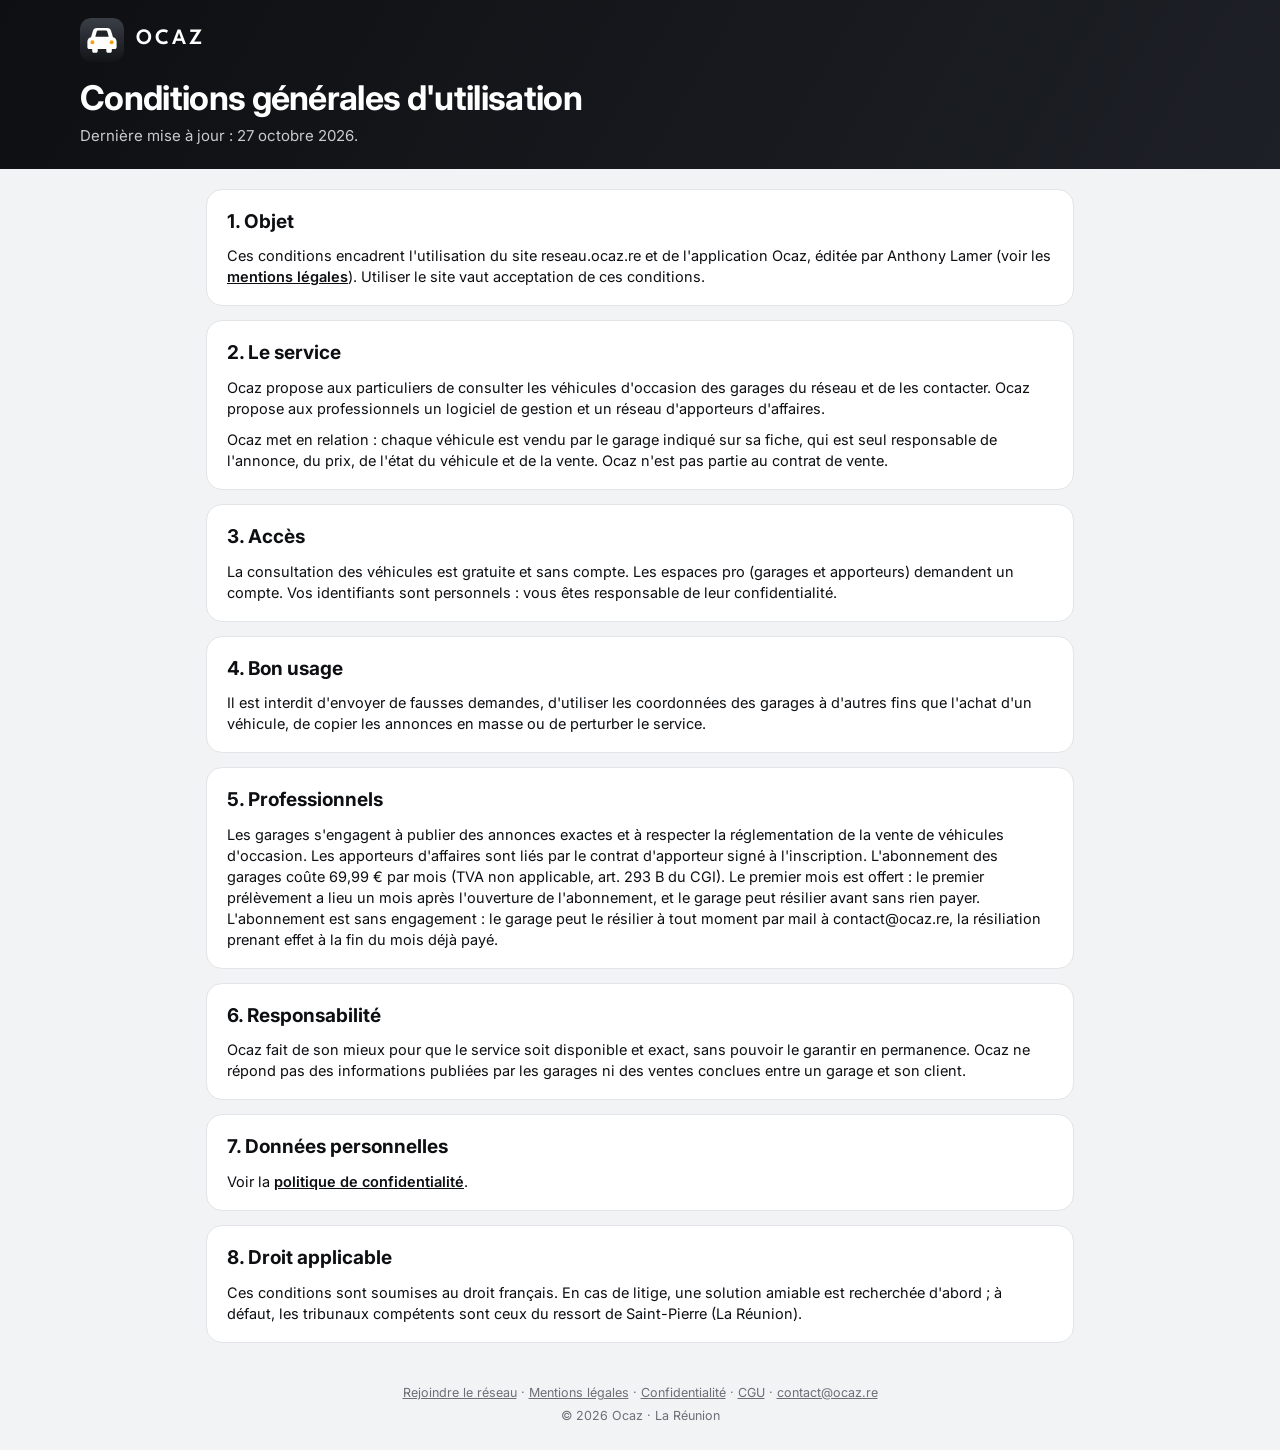
<file: cgu.html>
<!doctype html>
<html lang="fr">
<head>
<meta charset="utf-8">
<meta name="viewport" content="width=device-width, initial-scale=1, viewport-fit=cover">
<title>Ocaz | Conditions générales d'utilisation</title>
<meta name="description" content="Conditions générales d'utilisation du site reseau.ocaz.re et de l'application Ocaz.">
<link rel="canonical" href="https://reseau.ocaz.re/cgu">
<meta property="og:title" content="Ocaz | Conditions générales d'utilisation">
<meta property="og:description" content="Conditions générales d'utilisation du site reseau.ocaz.re et de l'application Ocaz.">
<meta property="og:url" content="https://reseau.ocaz.re/cgu">
<meta property="og:type" content="website">
<meta property="og:image" content="https://reseau.ocaz.re/icon-512.png">
<meta name="theme-color" content="#0d0f12">
<link rel="icon" href="logo.svg" type="image/svg+xml">
<link rel="preconnect" href="https://fonts.googleapis.com">
<link href="https://fonts.googleapis.com/css2?family=Inter:wght@400;500;600;700;800&display=swap" rel="stylesheet">
<link rel="stylesheet" href="vitrine.css">
<link rel="stylesheet" href="marque.css">
<link rel="stylesheet" href="pages.css">
</head>
<body>
<header>
  <div class="tete"><a class="marque" href="reseau"><img src="logo.svg" alt=""><b class="ocaz-marque">OCAZ</b></a></div>
  <div class="accroche"><h1>Conditions générales d'utilisation</h1><p>Dernière mise à jour : 27 octobre 2026.</p></div>
</header>
<main class="texte">
<section class="bloc"><h2>1. Objet</h2>
<p>Ces conditions encadrent l'utilisation du site reseau.ocaz.re et de l'application Ocaz, éditée par Anthony Lamer (voir les <a href="mentions-legales">mentions légales</a>). Utiliser le site vaut acceptation de ces conditions.</p></section>
<section class="bloc"><h2>2. Le service</h2>
<p>Ocaz propose aux particuliers de consulter les véhicules d'occasion des garages du réseau et de les contacter. Ocaz propose aux professionnels un logiciel de gestion et un réseau d'apporteurs d'affaires.</p>
<p>Ocaz met en relation : chaque véhicule est vendu par le garage indiqué sur sa fiche, qui est seul responsable de l'annonce, du prix, de l'état du véhicule et de la vente. Ocaz n'est pas partie au contrat de vente.</p></section>
<section class="bloc"><h2>3. Accès</h2>
<p>La consultation des véhicules est gratuite et sans compte. Les espaces pro (garages et apporteurs) demandent un compte. Vos identifiants sont personnels : vous êtes responsable de leur confidentialité.</p></section>
<section class="bloc"><h2>4. Bon usage</h2>
<p>Il est interdit d'envoyer de fausses demandes, d'utiliser les coordonnées des garages à d'autres fins que l'achat d'un véhicule, de copier les annonces en masse ou de perturber le service.</p></section>
<section class="bloc"><h2>5. Professionnels</h2>
<p>Les garages s'engagent à publier des annonces exactes et à respecter la réglementation de la vente de véhicules d'occasion. Les apporteurs d'affaires sont liés par le contrat d'apporteur signé à l'inscription. L'abonnement des garages coûte 69,99 € par mois (TVA non applicable, art. 293 B du CGI). Le premier mois est offert : le premier prélèvement a lieu un mois après l'ouverture de l'abonnement, et le garage peut résilier avant sans rien payer. L'abonnement est sans engagement : le garage peut le résilier à tout moment par mail à contact@ocaz.re, la résiliation prenant effet à la fin du mois déjà payé.</p></section>
<section class="bloc"><h2>6. Responsabilité</h2>
<p>Ocaz fait de son mieux pour que le service soit disponible et exact, sans pouvoir le garantir en permanence. Ocaz ne répond pas des informations publiées par les garages ni des ventes conclues entre un garage et son client.</p></section>
<section class="bloc"><h2>7. Données personnelles</h2>
<p>Voir la <a href="confidentialite">politique de confidentialité</a>.</p></section>
<section class="bloc"><h2>8. Droit applicable</h2>
<p>Ces conditions sont soumises au droit français. En cas de litige, une solution amiable est recherchée d'abord ; à défaut, les tribunaux compétents sont ceux du ressort de Saint-Pierre (La Réunion).</p></section>
</main>
<footer class="pied-legal"><nav aria-label="Informations"><a href="rejoindre">Rejoindre le réseau</a> · <a href="mentions-legales">Mentions légales</a> · <a href="confidentialite">Confidentialité</a> · <a href="cgu">CGU</a> · <a href="mailto:contact@ocaz.re">contact@ocaz.re</a></nav>
<p>© 2026 Ocaz · La Réunion</p></footer>
</body>
</html>
</file>
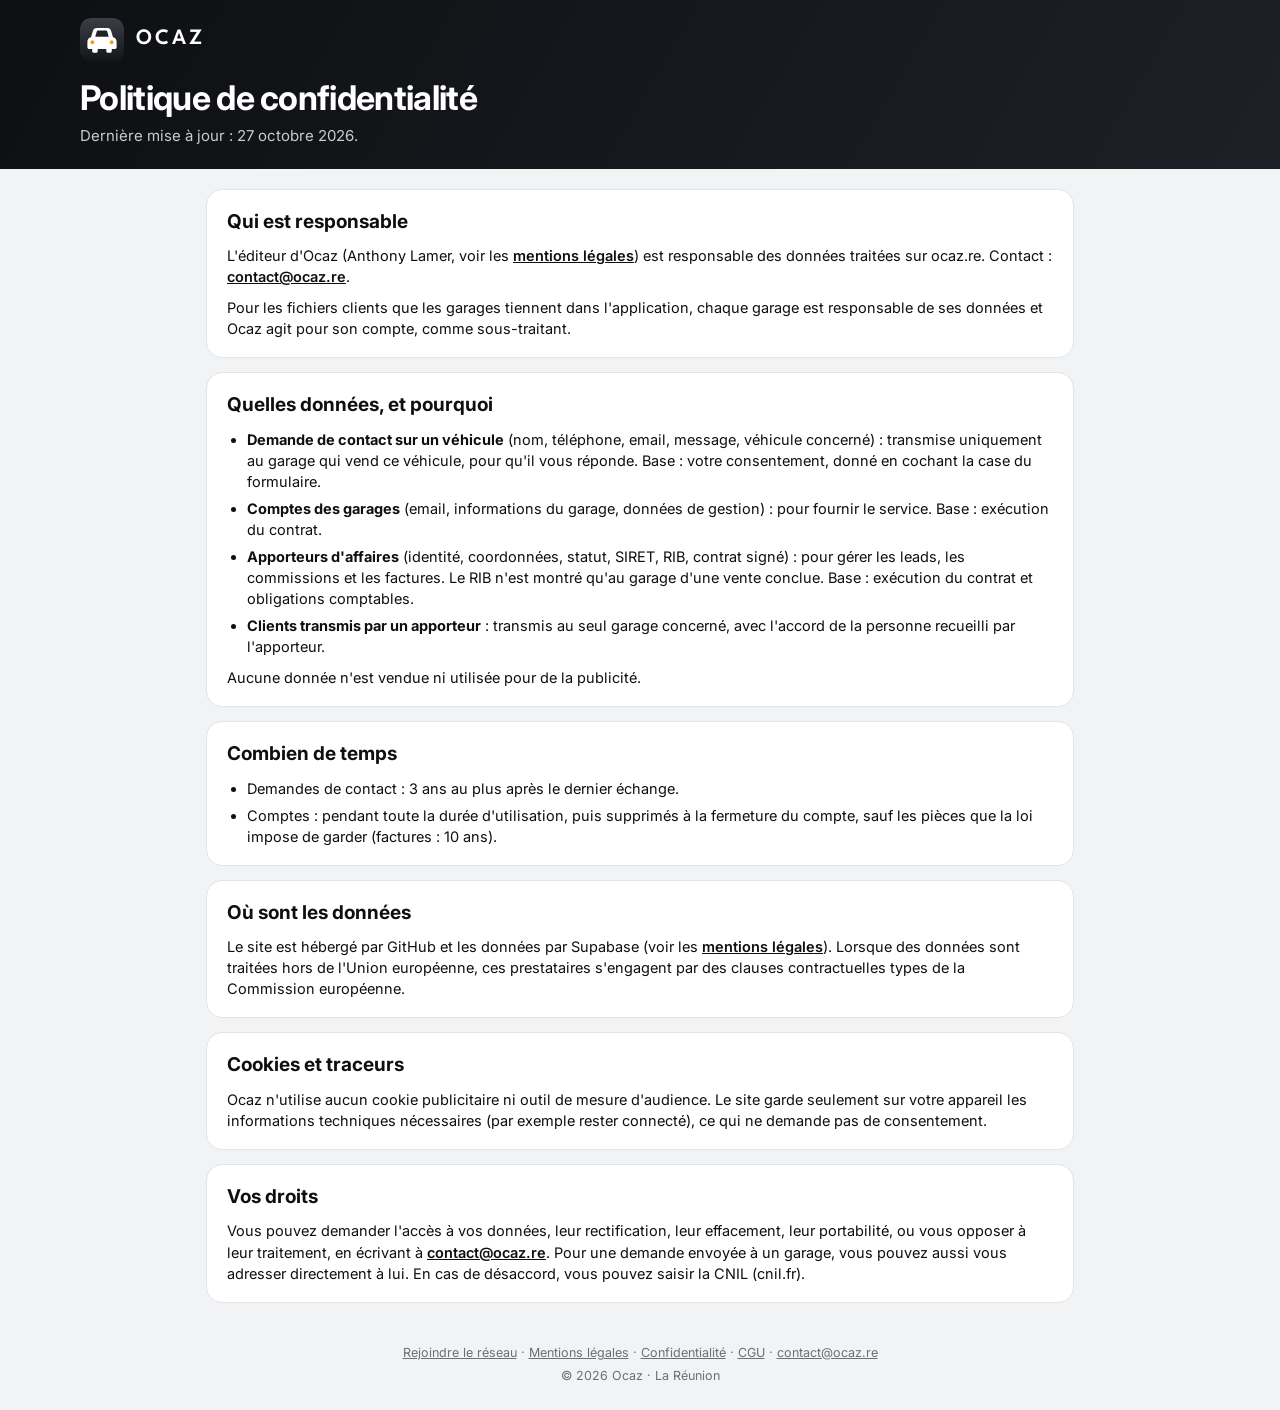
<file: confidentialite.html>
<!doctype html>
<html lang="fr">
<head>
<meta charset="utf-8">
<meta name="viewport" content="width=device-width, initial-scale=1, viewport-fit=cover">
<title>Ocaz | Politique de confidentialité</title>
<meta name="description" content="Comment Ocaz collecte et protège vos données personnelles : demandes de contact, comptes professionnels, apporteurs d'affaires.">
<link rel="canonical" href="https://reseau.ocaz.re/confidentialite">
<meta property="og:title" content="Ocaz | Politique de confidentialité">
<meta property="og:description" content="Comment Ocaz collecte et protège vos données personnelles : demandes de contact, comptes professionnels, apporteurs d'affaires.">
<meta property="og:url" content="https://reseau.ocaz.re/confidentialite">
<meta property="og:type" content="website">
<meta property="og:image" content="https://reseau.ocaz.re/icon-512.png">
<meta name="theme-color" content="#0d0f12">
<link rel="icon" href="logo.svg" type="image/svg+xml">
<link rel="preconnect" href="https://fonts.googleapis.com">
<link href="https://fonts.googleapis.com/css2?family=Inter:wght@400;500;600;700;800&display=swap" rel="stylesheet">
<link rel="stylesheet" href="vitrine.css">
<link rel="stylesheet" href="marque.css">
<link rel="stylesheet" href="pages.css">
</head>
<body>
<header>
  <div class="tete"><a class="marque" href="reseau"><img src="logo.svg" alt=""><b class="ocaz-marque">OCAZ</b></a></div>
  <div class="accroche"><h1>Politique de confidentialité</h1><p>Dernière mise à jour : 27 octobre 2026.</p></div>
</header>
<main class="texte">
<section class="bloc"><h2>Qui est responsable</h2>
<p>L'éditeur d'Ocaz (Anthony Lamer, voir les <a href="mentions-legales">mentions légales</a>) est responsable des données traitées sur ocaz.re. Contact : <a href="mailto:contact@ocaz.re">contact@ocaz.re</a>.</p>
<p>Pour les fichiers clients que les garages tiennent dans l'application, chaque garage est responsable de ses données et Ocaz agit pour son compte, comme sous-traitant.</p></section>
<section class="bloc"><h2>Quelles données, et pourquoi</h2>
<ul>
<li><b>Demande de contact sur un véhicule</b> (nom, téléphone, email, message, véhicule concerné) : transmise uniquement au garage qui vend ce véhicule, pour qu'il vous réponde. Base : votre consentement, donné en cochant la case du formulaire.</li>
<li><b>Comptes des garages</b> (email, informations du garage, données de gestion) : pour fournir le service. Base : exécution du contrat.</li>
<li><b>Apporteurs d'affaires</b> (identité, coordonnées, statut, SIRET, RIB, contrat signé) : pour gérer les leads, les commissions et les factures. Le RIB n'est montré qu'au garage d'une vente conclue. Base : exécution du contrat et obligations comptables.</li>
<li><b>Clients transmis par un apporteur</b> : transmis au seul garage concerné, avec l'accord de la personne recueilli par l'apporteur.</li>
</ul>
<p>Aucune donnée n'est vendue ni utilisée pour de la publicité.</p></section>
<section class="bloc"><h2>Combien de temps</h2>
<ul><li>Demandes de contact : 3 ans au plus après le dernier échange.</li>
<li>Comptes : pendant toute la durée d'utilisation, puis supprimés à la fermeture du compte, sauf les pièces que la loi impose de garder (factures : 10 ans).</li></ul></section>
<section class="bloc"><h2>Où sont les données</h2>
<p>Le site est hébergé par GitHub et les données par Supabase (voir les <a href="mentions-legales">mentions légales</a>). Lorsque des données sont traitées hors de l'Union européenne, ces prestataires s'engagent par des clauses contractuelles types de la Commission européenne.</p></section>
<section class="bloc"><h2>Cookies et traceurs</h2>
<p>Ocaz n'utilise aucun cookie publicitaire ni outil de mesure d'audience. Le site garde seulement sur votre appareil les informations techniques nécessaires (par exemple rester connecté), ce qui ne demande pas de consentement.</p></section>
<section class="bloc"><h2>Vos droits</h2>
<p>Vous pouvez demander l'accès à vos données, leur rectification, leur effacement, leur portabilité, ou vous opposer à leur traitement, en écrivant à <a href="mailto:contact@ocaz.re">contact@ocaz.re</a>. Pour une demande envoyée à un garage, vous pouvez aussi vous adresser directement à lui. En cas de désaccord, vous pouvez saisir la CNIL (cnil.fr).</p></section>
</main>
<footer class="pied-legal"><nav aria-label="Informations"><a href="rejoindre">Rejoindre le réseau</a> · <a href="mentions-legales">Mentions légales</a> · <a href="confidentialite">Confidentialité</a> · <a href="cgu">CGU</a> · <a href="mailto:contact@ocaz.re">contact@ocaz.re</a></nav>
<p>© 2026 Ocaz · La Réunion</p></footer>
</body>
</html>
</file>
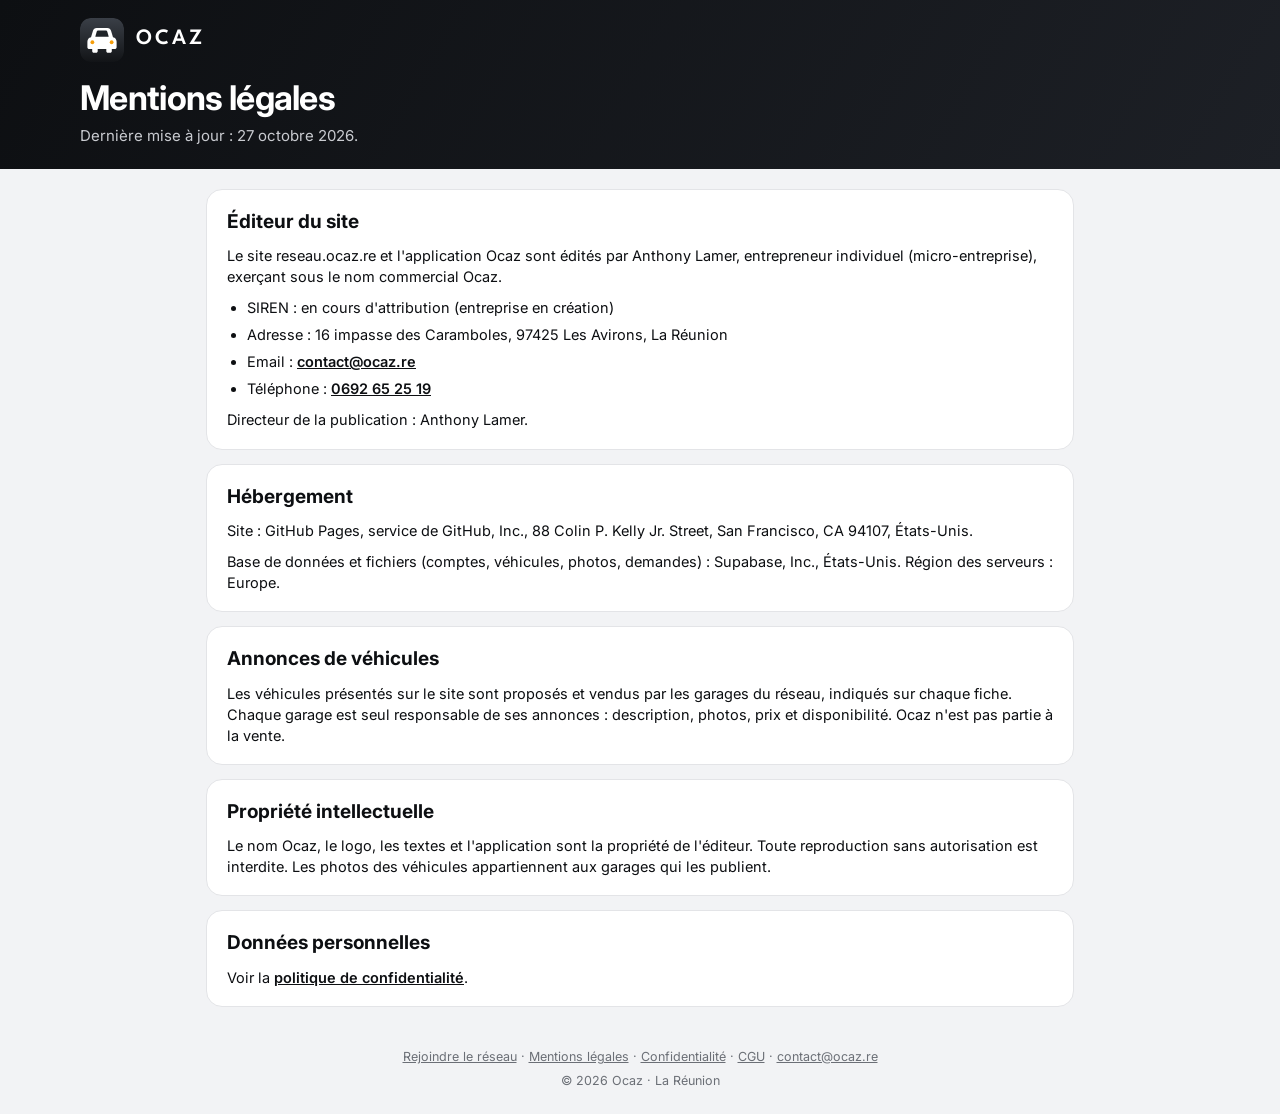
<file: mentions-legales.html>
<!doctype html>
<html lang="fr">
<head>
<meta charset="utf-8">
<meta name="viewport" content="width=device-width, initial-scale=1, viewport-fit=cover">
<title>Ocaz | Mentions légales</title>
<meta name="description" content="Mentions légales du site reseau.ocaz.re : éditeur, hébergement, propriété intellectuelle.">
<link rel="canonical" href="https://reseau.ocaz.re/mentions-legales">
<meta property="og:title" content="Ocaz | Mentions légales">
<meta property="og:description" content="Mentions légales du site reseau.ocaz.re : éditeur, hébergement, propriété intellectuelle.">
<meta property="og:url" content="https://reseau.ocaz.re/mentions-legales">
<meta property="og:type" content="website">
<meta property="og:image" content="https://reseau.ocaz.re/icon-512.png">
<meta name="theme-color" content="#0d0f12">
<link rel="icon" href="logo.svg" type="image/svg+xml">
<link rel="preconnect" href="https://fonts.googleapis.com">
<link href="https://fonts.googleapis.com/css2?family=Inter:wght@400;500;600;700;800&display=swap" rel="stylesheet">
<link rel="stylesheet" href="vitrine.css">
<link rel="stylesheet" href="marque.css">
<link rel="stylesheet" href="pages.css">
</head>
<body>
<header>
  <div class="tete"><a class="marque" href="reseau"><img src="logo.svg" alt=""><b class="ocaz-marque">OCAZ</b></a></div>
  <div class="accroche"><h1>Mentions légales</h1><p>Dernière mise à jour : 27 octobre 2026.</p></div>
</header>
<main class="texte">
<section class="bloc"><h2>Éditeur du site</h2>
<p>Le site reseau.ocaz.re et l'application Ocaz sont édités par Anthony Lamer, entrepreneur individuel (micro-entreprise), exerçant sous le nom commercial Ocaz.</p>
<ul><li>SIREN : en cours d'attribution (entreprise en création)</li><li>Adresse : 16 impasse des Caramboles, 97425 Les Avirons, La Réunion</li>
<li>Email : <a href="mailto:contact@ocaz.re">contact@ocaz.re</a></li><li>Téléphone : <a href="tel:+262692652519">0692 65 25 19</a></li></ul>
<p>Directeur de la publication : Anthony Lamer.</p></section>
<section class="bloc"><h2>Hébergement</h2>
<p>Site : GitHub Pages, service de GitHub, Inc., 88 Colin P. Kelly Jr. Street, San Francisco, CA 94107, États-Unis.</p>
<p>Base de données et fichiers (comptes, véhicules, photos, demandes) : Supabase, Inc., États-Unis. Région des serveurs : Europe.</p></section>
<section class="bloc"><h2>Annonces de véhicules</h2>
<p>Les véhicules présentés sur le site sont proposés et vendus par les garages du réseau, indiqués sur chaque fiche. Chaque garage est seul responsable de ses annonces : description, photos, prix et disponibilité. Ocaz n'est pas partie à la vente.</p></section>
<section class="bloc"><h2>Propriété intellectuelle</h2>
<p>Le nom Ocaz, le logo, les textes et l'application sont la propriété de l'éditeur. Toute reproduction sans autorisation est interdite. Les photos des véhicules appartiennent aux garages qui les publient.</p></section>
<section class="bloc"><h2>Données personnelles</h2>
<p>Voir la <a href="confidentialite">politique de confidentialité</a>.</p></section>
</main>
<footer class="pied-legal"><nav aria-label="Informations"><a href="rejoindre">Rejoindre le réseau</a> · <a href="mentions-legales">Mentions légales</a> · <a href="confidentialite">Confidentialité</a> · <a href="cgu">CGU</a> · <a href="mailto:contact@ocaz.re">contact@ocaz.re</a></nav>
<p>© 2026 Ocaz · La Réunion</p></footer>
</body>
</html>
</file>
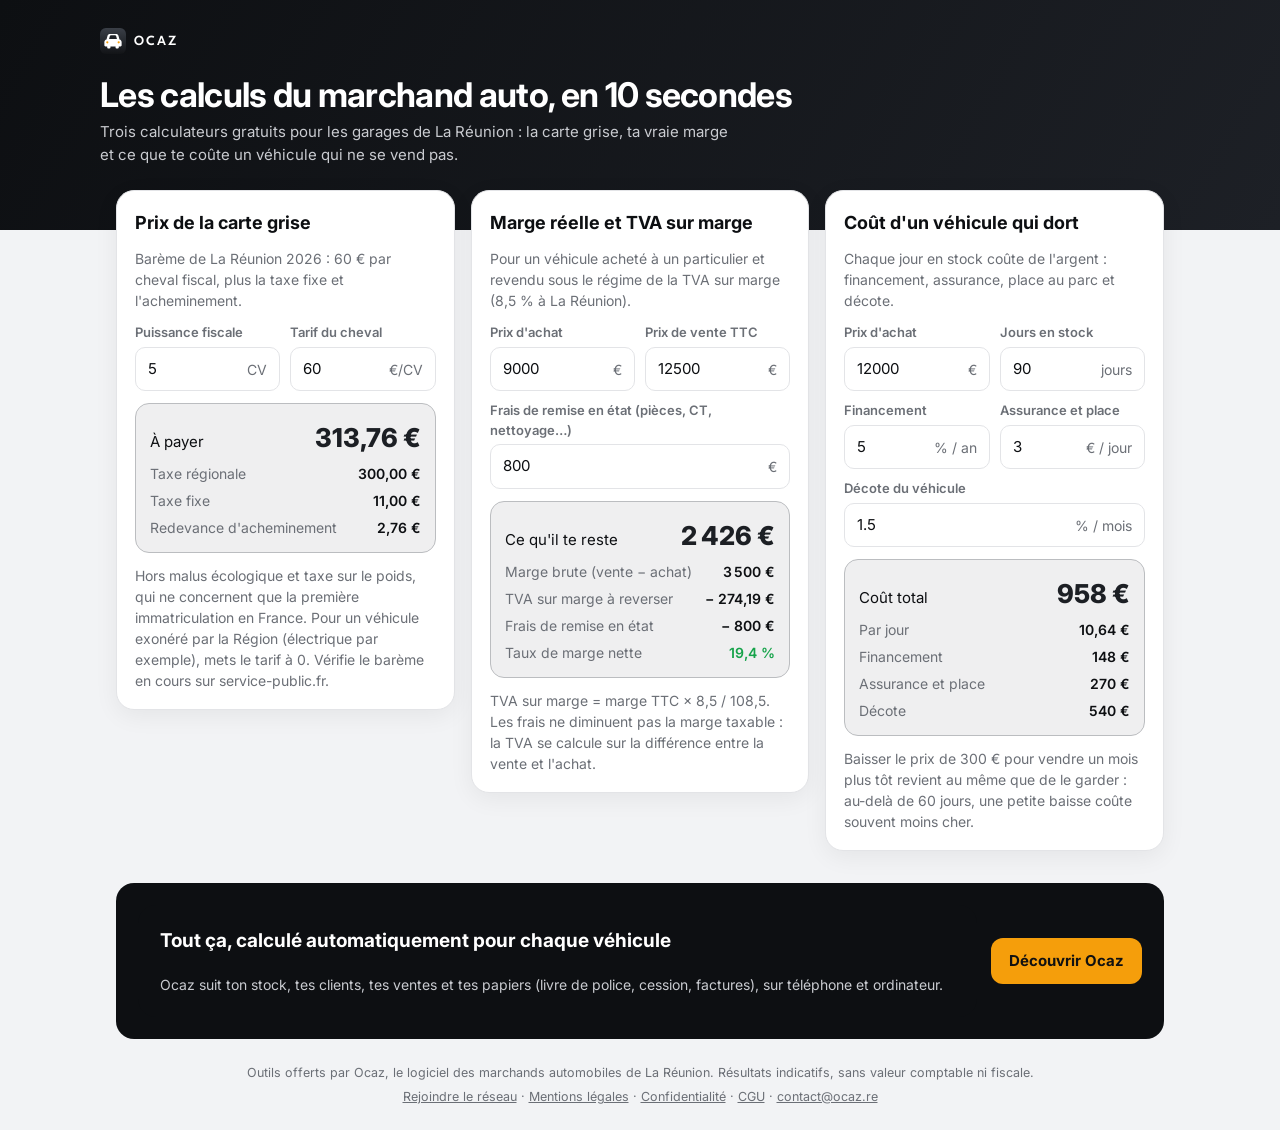
<file: outils.html>
<!doctype html>
<html lang="fr">
<head>
<meta charset="utf-8">
<meta name="viewport" content="width=device-width, initial-scale=1, viewport-fit=cover">
<title>Outils gratuits du marchand auto</title>
<meta name="description" content="Calculateurs gratuits pour les marchands automobiles de La Réunion : prix de la carte grise, marge réelle et TVA sur marge, coût d'un véhicule qui dort en stock.">
<meta name="theme-color" content="#0d0f12">
<link rel="canonical" href="https://reseau.ocaz.re/outils">
<link rel="icon" href="logo.svg" type="image/svg+xml">
<link rel="preconnect" href="https://fonts.googleapis.com">
<link href="https://fonts.googleapis.com/css2?family=Inter:wght@400;500;600;700;800&display=swap" rel="stylesheet">
<link rel="stylesheet" href="marque.css">
<style>
:root {
  --bg: #f2f3f5; --card: #fff; --text: #0d0f12; --muted: #6b6f76; --line: #e3e4e7;
  --primary: #1c1f24; --on-primary: #fff; --accent: #f59e0b; --green: #16a34a; --red: #dc2626; --navy: #0d0f12;
}
@media (prefers-color-scheme: dark) {
  :root { --bg: #0d0f12; --card: #17191d; --text: #e6e7ea; --muted: #9a9ea6; --line: #2a2d33; --primary: #f59e0b; --on-primary: #111; --green: #22c55e; --red: #f87171; }
}
* { box-sizing: border-box; }
body { margin: 0; background: var(--bg); color: var(--text); font: 15px/1.5 Inter, -apple-system, "Segoe UI", Roboto, sans-serif; -webkit-font-smoothing: antialiased; }
a { color: var(--primary); }
input, select, button { font: inherit; color: inherit; }
header { background: linear-gradient(120deg, var(--navy), #1d2026); color: #fff; padding: calc(28px + env(safe-area-inset-top)) 16px 64px; }
.tete { max-width: 1080px; margin: 0 auto; }
.marque { display: inline-flex; align-items: center; gap: 8px; font-weight: 800; letter-spacing: .02em; color: #fff; text-decoration: none; font-size: 14px; }
.marque img { width: 26px; height: 26px; }
h1 { margin: 14px 0 6px; font-size: clamp(24px, 4vw, 34px); letter-spacing: -.02em; line-height: 1.2; }
header p { margin: 0; color: #c9cbd0; max-width: 640px; }
main { max-width: 1080px; margin: -40px auto 0; padding: 0 16px 24px; display: grid; gap: 16px; grid-template-columns: repeat(auto-fit, minmax(310px, 1fr)); align-items: start; }
.outil { background: var(--card); border: 1px solid var(--line); border-radius: 18px; padding: 18px; box-shadow: 0 6px 24px rgba(0, 0, 0, .06); display: grid; gap: 12px; }
.outil h2 { margin: 0; font-size: 18px; }
.outil > p { margin: 0; color: var(--muted); font-size: 14px; }
.champs { display: grid; grid-template-columns: 1fr 1fr; gap: 10px; }
.champ { display: grid; gap: 4px; min-width: 0; }
.champ.plein { grid-column: 1 / -1; }
label { font-size: 13px; font-weight: 600; color: var(--muted); }
.saisie { display: flex; align-items: center; border: 1px solid var(--line); border-radius: 10px; background: var(--card); overflow: hidden; }
.saisie:focus-within { border-color: var(--primary); box-shadow: 0 0 0 3px color-mix(in srgb, var(--primary) 18%, transparent); }
.saisie input, .saisie select { flex: 1; min-width: 0; border: 0; background: transparent; padding: 10px 12px; outline: none; }
.saisie span { padding: 0 12px 0 0; color: var(--muted); font-size: 14px; }
.resultat { border-radius: 14px; background: color-mix(in srgb, var(--primary) 7%, var(--card)); border: 1px solid color-mix(in srgb, var(--primary) 20%, var(--line)); padding: 14px; display: grid; gap: 6px; }
.total { display: flex; justify-content: space-between; align-items: baseline; gap: 10px; }
.total strong { font-size: 26px; font-weight: 800; color: var(--primary); }
.ligne { display: flex; justify-content: space-between; gap: 10px; font-size: 14px; color: var(--muted); }
.ligne b { color: var(--text); font-weight: 600; white-space: nowrap; }
.bon { color: var(--green) !important; }
.mauvais { color: var(--red) !important; }
.note { font-size: 12.5px; color: var(--muted); margin: 0; }
.cta { max-width: 1080px; margin: 8px auto 0; padding: 0 16px; }
.cta div { background: var(--navy); color: #fff; border-radius: 18px; padding: 22px; display: flex; flex-wrap: wrap; gap: 14px; align-items: center; }
.cta h2 { margin: 0 0 4px; font-size: 19px; }
.cta p { margin: 0; color: #c9cbd0; font-size: 14px; }
.cta .texte { flex: 1 1 320px; }
.bouton { display: inline-flex; align-items: center; padding: 12px 18px; border-radius: 12px; background: var(--accent); color: #111; font-weight: 700; text-decoration: none; }
footer { text-align: center; color: var(--muted); font-size: 12.5px; padding: 24px 16px calc(24px + env(safe-area-inset-bottom)); }
@media (max-width: 420px) { .champs { grid-template-columns: 1fr; } }
</style>
</head>
<body>
<header><div class="tete">
  <a class="marque" href="./"><img src="logo.svg" alt=""><span class="ocaz-marque">OCAZ</span></a>
  <h1>Les calculs du marchand auto, en 10 secondes</h1>
  <p>Trois calculateurs gratuits pour les garages de La Réunion : la carte grise, ta vraie marge et ce que te coûte un véhicule qui ne se vend pas.</p>
</div></header>

<main>
  <section class="outil" id="cg">
    <h2>Prix de la carte grise</h2>
    <p>Barème de La Réunion 2026 : 60 € par cheval fiscal, plus la taxe fixe et l'acheminement.</p>
    <div class="champs">
      <div class="champ"><label for="cg-cv">Puissance fiscale</label><div class="saisie"><input id="cg-cv" type="number" inputmode="numeric" min="1" value="5"><span>CV</span></div></div>
      <div class="champ"><label for="cg-tarif">Tarif du cheval</label><div class="saisie"><input id="cg-tarif" type="number" inputmode="decimal" min="0" step="0.5" value="60"><span>€/CV</span></div></div>
    </div>
    <div class="resultat">
      <div class="total"><span>À payer</span><strong id="cg-total">—</strong></div>
      <div class="ligne"><span>Taxe régionale</span><b id="cg-region">—</b></div>
      <div class="ligne"><span>Taxe fixe</span><b>11,00 €</b></div>
      <div class="ligne"><span>Redevance d'acheminement</span><b>2,76 €</b></div>
    </div>
    <p class="note">Hors malus écologique et taxe sur le poids, qui ne concernent que la première immatriculation en France. Pour un véhicule exonéré par la Région (électrique par exemple), mets le tarif à 0. Vérifie le barème en cours sur service-public.fr.</p>
  </section>

  <section class="outil" id="mg">
    <h2>Marge réelle et TVA sur marge</h2>
    <p>Pour un véhicule acheté à un particulier et revendu sous le régime de la TVA sur marge (8,5 % à La Réunion).</p>
    <div class="champs">
      <div class="champ"><label for="mg-achat">Prix d'achat</label><div class="saisie"><input id="mg-achat" type="number" inputmode="decimal" min="0" value="9000"><span>€</span></div></div>
      <div class="champ"><label for="mg-vente">Prix de vente TTC</label><div class="saisie"><input id="mg-vente" type="number" inputmode="decimal" min="0" value="12500"><span>€</span></div></div>
      <div class="champ plein"><label for="mg-frais">Frais de remise en état (pièces, CT, nettoyage…)</label><div class="saisie"><input id="mg-frais" type="number" inputmode="decimal" min="0" value="800"><span>€</span></div></div>
    </div>
    <div class="resultat">
      <div class="total"><span>Ce qu'il te reste</span><strong id="mg-net">—</strong></div>
      <div class="ligne"><span>Marge brute (vente − achat)</span><b id="mg-brute">—</b></div>
      <div class="ligne"><span>TVA sur marge à reverser</span><b id="mg-tva">—</b></div>
      <div class="ligne"><span>Frais de remise en état</span><b id="mg-fr">—</b></div>
      <div class="ligne"><span>Taux de marge nette</span><b id="mg-taux">—</b></div>
    </div>
    <p class="note">TVA sur marge = marge TTC × 8,5 / 108,5. Les frais ne diminuent pas la marge taxable : la TVA se calcule sur la différence entre la vente et l'achat.</p>
  </section>

  <section class="outil" id="st">
    <h2>Coût d'un véhicule qui dort</h2>
    <p>Chaque jour en stock coûte de l'argent : financement, assurance, place au parc et décote.</p>
    <div class="champs">
      <div class="champ"><label for="st-achat">Prix d'achat</label><div class="saisie"><input id="st-achat" type="number" inputmode="decimal" min="0" value="12000"><span>€</span></div></div>
      <div class="champ"><label for="st-jours">Jours en stock</label><div class="saisie"><input id="st-jours" type="number" inputmode="numeric" min="0" value="90"><span>jours</span></div></div>
      <div class="champ"><label for="st-taux">Financement</label><div class="saisie"><input id="st-taux" type="number" inputmode="decimal" min="0" step="0.1" value="5"><span>% / an</span></div></div>
      <div class="champ"><label for="st-fixe">Assurance et place</label><div class="saisie"><input id="st-fixe" type="number" inputmode="decimal" min="0" step="0.5" value="3"><span>€ / jour</span></div></div>
      <div class="champ plein"><label for="st-decote">Décote du véhicule</label><div class="saisie"><input id="st-decote" type="number" inputmode="decimal" min="0" step="0.1" value="1.5"><span>% / mois</span></div></div>
    </div>
    <div class="resultat">
      <div class="total"><span>Coût total</span><strong id="st-total">—</strong></div>
      <div class="ligne"><span>Par jour</span><b id="st-jour">—</b></div>
      <div class="ligne"><span>Financement</span><b id="st-fin">—</b></div>
      <div class="ligne"><span>Assurance et place</span><b id="st-fx">—</b></div>
      <div class="ligne"><span>Décote</span><b id="st-dec">—</b></div>
    </div>
    <p class="note" id="st-conseil"></p>
  </section>
</main>

<div class="cta"><div>
  <div class="texte"><h2>Tout ça, calculé automatiquement pour chaque véhicule</h2>
    <p>Ocaz suit ton stock, tes clients, tes ventes et tes papiers (livre de police, cession, factures), sur téléphone et ordinateur.</p></div>
  <a class="bouton" href="rejoindre">Découvrir Ocaz</a>
</div></div>

<footer class="pied-legal">Outils offerts par Ocaz, le logiciel des marchands automobiles de La Réunion. Résultats indicatifs, sans valeur comptable ni fiscale.<br>
<nav aria-label="Informations"><a href="rejoindre">Rejoindre le réseau</a> · <a href="mentions-legales">Mentions légales</a> · <a href="confidentialite">Confidentialité</a> · <a href="cgu">CGU</a> · <a href="mailto:contact@ocaz.re">contact@ocaz.re</a></nav></footer>

<script>
(() => {
  const $ = s => document.querySelector(s);
  const v = id => Math.max(0, parseFloat(String($(id).value).replace(',', '.')) || 0);
  const eur = (n, dec = 0) => n.toLocaleString('fr-FR', { style: 'currency', currency: 'EUR', minimumFractionDigits: dec, maximumFractionDigits: dec });

  function carteGrise() {
    const region = Math.round(v('#cg-cv') * v('#cg-tarif') * 100) / 100;
    $('#cg-region').textContent = eur(region, 2);
    $('#cg-total').textContent = eur(region + 11 + 2.76, 2);
  }

  function marge() {
    const achat = v('#mg-achat'), vente = v('#mg-vente'), frais = v('#mg-frais');
    const brute = vente - achat;
    const tva = brute > 0 ? Math.round(brute * 8.5 / 108.5 * 100) / 100 : 0;
    const net = brute - tva - frais;
    $('#mg-brute').textContent = eur(brute);
    $('#mg-tva').textContent = '− ' + eur(tva, 2);
    $('#mg-fr').textContent = '− ' + eur(frais);
    $('#mg-net').textContent = eur(net);
    $('#mg-net').className = net < 0 ? 'mauvais' : '';
    const taux = vente ? net / vente * 100 : 0;
    $('#mg-taux').textContent = taux.toLocaleString('fr-FR', { maximumFractionDigits: 1 }) + ' %';
    $('#mg-taux').className = taux < 5 ? 'mauvais' : taux >= 10 ? 'bon' : '';
  }

  function stock() {
    const achat = v('#st-achat'), j = v('#st-jours');
    const fin = achat * v('#st-taux') / 100 * j / 365;
    const fixe = v('#st-fixe') * j;
    const dec = achat * v('#st-decote') / 100 * j / 30;
    const total = fin + fixe + dec;
    $('#st-fin').textContent = eur(fin);
    $('#st-fx').textContent = eur(fixe);
    $('#st-dec').textContent = eur(dec);
    $('#st-total').textContent = eur(total);
    $('#st-jour').textContent = eur(j ? total / j : 0, 2);
    $('#st-conseil').textContent = j > 60 && total > 0
      ? `Baisser le prix de ${eur(Math.round(total / j * 30 / 50) * 50)} pour vendre un mois plus tôt revient au même que de le garder : au-delà de 60 jours, une petite baisse coûte souvent moins cher.`
      : 'Au-delà de 60 jours en stock, une petite baisse de prix coûte souvent moins cher que d\'attendre.';
  }

  [['#cg', carteGrise], ['#mg', marge], ['#st', stock]].forEach(([s, f]) => { $(s).addEventListener('input', f); f(); });
})();
</script>
</body>
</html>
</file>
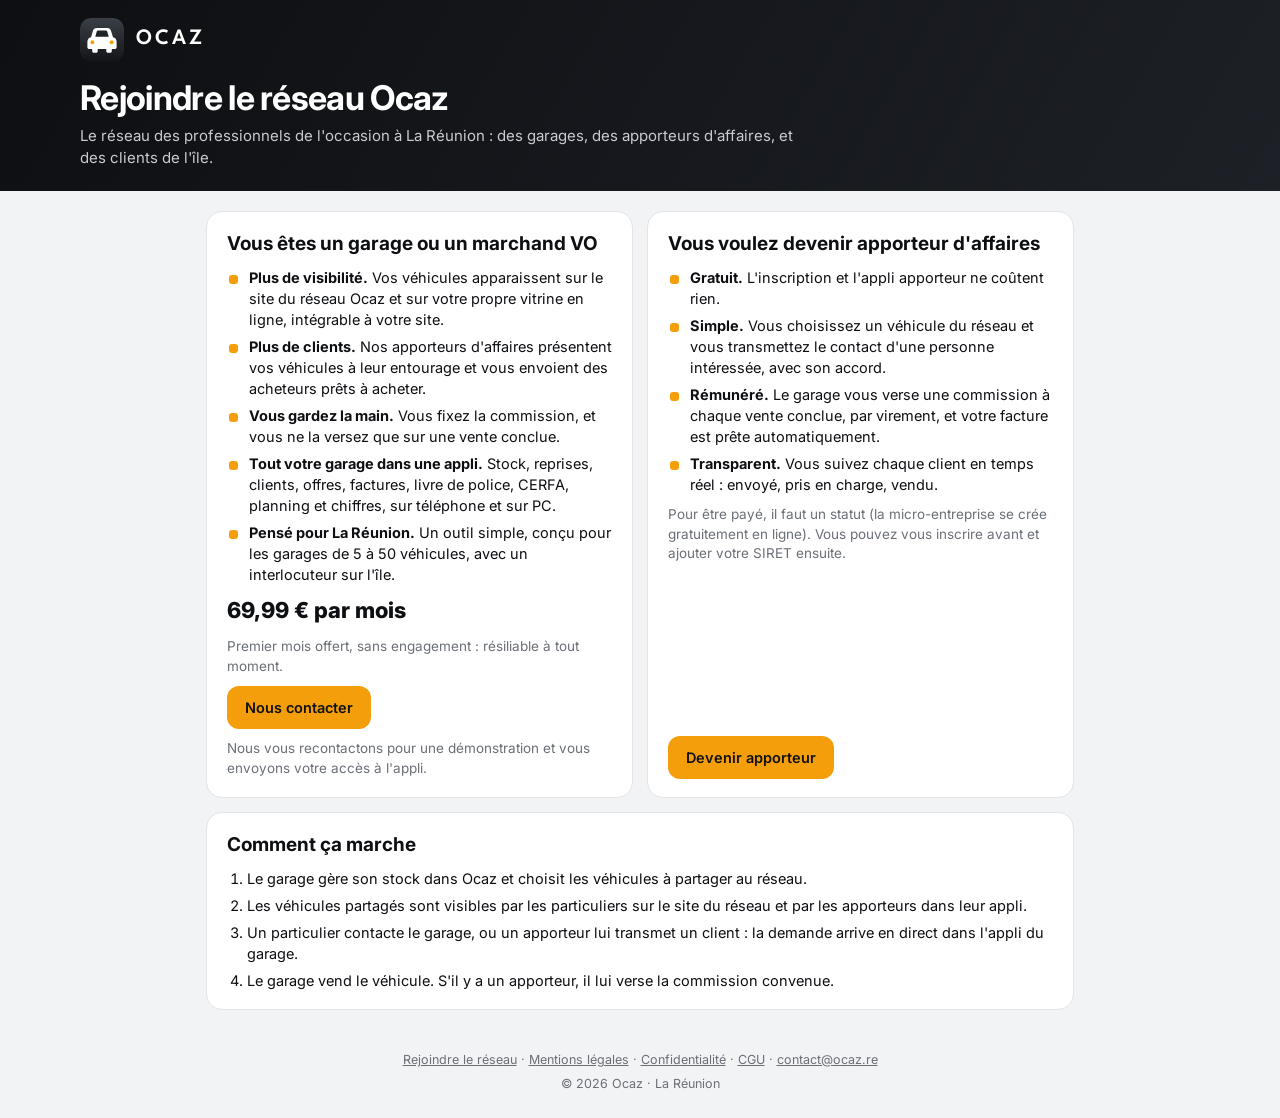
<file: rejoindre.html>
<!doctype html>
<html lang="fr">
<head>
<meta charset="utf-8">
<meta name="viewport" content="width=device-width, initial-scale=1, viewport-fit=cover">
<title>Ocaz | Rejoindre le réseau des pros de l'auto à La Réunion</title>
<meta name="description" content="Garages et marchands VO de La Réunion : vendez plus avec le logiciel Ocaz, le site du réseau et ses apporteurs d'affaires. Apporteurs : gagnez une commission sur chaque vente.">
<link rel="canonical" href="https://reseau.ocaz.re/rejoindre">
<meta property="og:title" content="Ocaz | Rejoindre le réseau des pros de l'auto à La Réunion">
<meta property="og:description" content="Garages et marchands VO de La Réunion : vendez plus avec le logiciel Ocaz, le site du réseau et ses apporteurs d'affaires. Apporteurs : gagnez une commission sur chaque vente.">
<meta property="og:url" content="https://reseau.ocaz.re/rejoindre">
<meta property="og:type" content="website">
<meta property="og:image" content="https://reseau.ocaz.re/icon-512.png">
<meta name="theme-color" content="#0d0f12">
<link rel="icon" href="logo.svg" type="image/svg+xml">
<link rel="preconnect" href="https://fonts.googleapis.com">
<link href="https://fonts.googleapis.com/css2?family=Inter:wght@400;500;600;700;800&display=swap" rel="stylesheet">
<link rel="stylesheet" href="vitrine.css">
<link rel="stylesheet" href="marque.css">
<link rel="stylesheet" href="pages.css">
</head>
<body>
<header>
  <div class="tete"><a class="marque" href="reseau"><img src="logo.svg" alt=""><b class="ocaz-marque">OCAZ</b></a></div>
  <div class="accroche"><h1>Rejoindre le réseau Ocaz</h1><p>Le réseau des professionnels de l'occasion à La Réunion : des garages, des apporteurs d'affaires, et des clients de l'île.</p></div>
</header>
<main class="texte">
<section class="choix-public">
  <article class="bloc">
    <h2>Vous êtes un garage ou un marchand VO</h2>
    <ul class="atouts">
      <li><b>Plus de visibilité.</b> Vos véhicules apparaissent sur le site du réseau Ocaz et sur votre propre vitrine en ligne, intégrable à votre site.</li>
      <li><b>Plus de clients.</b> Nos apporteurs d'affaires présentent vos véhicules à leur entourage et vous envoient des acheteurs prêts à acheter.</li>
      <li><b>Vous gardez la main.</b> Vous fixez la commission, et vous ne la versez que sur une vente conclue.</li>
      <li><b>Tout votre garage dans une appli.</b> Stock, reprises, clients, offres, factures, livre de police, CERFA, planning et chiffres, sur téléphone et sur PC.</li>
      <li><b>Pensé pour La Réunion.</b> Un outil simple, conçu pour les garages de 5 à 50 véhicules, avec un interlocuteur sur l'île.</li>
    </ul>
    <p class="prix">69,99 € par mois</p>
    <p class="note">Premier mois offert, sans engagement : résiliable à tout moment.</p>
    <div class="actions"><a class="bouton" href="mailto:contact@ocaz.re?subject=Rejoindre%20le%20r%C3%A9seau%20Ocaz">Nous contacter</a></div>
    <p class="note">Nous vous recontactons pour une démonstration et vous envoyons votre accès à l'appli.</p>
  </article>
  <article class="bloc">
    <h2>Vous voulez devenir apporteur d'affaires</h2>
    <ul class="atouts">
      <li><b>Gratuit.</b> L'inscription et l'appli apporteur ne coûtent rien.</li>
      <li><b>Simple.</b> Vous choisissez un véhicule du réseau et vous transmettez le contact d'une personne intéressée, avec son accord.</li>
      <li><b>Rémunéré.</b> Le garage vous verse une commission à chaque vente conclue, par virement, et votre facture est prête automatiquement.</li>
      <li><b>Transparent.</b> Vous suivez chaque client en temps réel : envoyé, pris en charge, vendu.</li>
    </ul>
    <p class="note">Pour être payé, il faut un statut (la micro-entreprise se crée gratuitement en ligne). Vous pouvez vous inscrire avant et ajouter votre SIRET ensuite.</p>
    <div class="actions"><a class="bouton" href="mailto:contact@ocaz.re?subject=Devenir%20apporteur%20d%27affaires%20Ocaz">Devenir apporteur</a></div>
  </article>
</section>
<section class="bloc">
  <h2>Comment ça marche</h2>
  <ol class="etapes">
    <li>Le garage gère son stock dans Ocaz et choisit les véhicules à partager au réseau.</li>
    <li>Les véhicules partagés sont visibles par les particuliers sur le site du réseau et par les apporteurs dans leur appli.</li>
    <li>Un particulier contacte le garage, ou un apporteur lui transmet un client : la demande arrive en direct dans l'appli du garage.</li>
    <li>Le garage vend le véhicule. S'il y a un apporteur, il lui verse la commission convenue.</li>
  </ol>
</section>
</main>
<footer class="pied-legal"><nav aria-label="Informations"><a href="rejoindre">Rejoindre le réseau</a> · <a href="mentions-legales">Mentions légales</a> · <a href="confidentialite">Confidentialité</a> · <a href="cgu">CGU</a> · <a href="mailto:contact@ocaz.re">contact@ocaz.re</a></nav>
<p>© 2026 Ocaz · La Réunion</p></footer>
</body>
</html>
</file>
<file: vitrine.css>
:root {
  --bg: #f2f3f5; --card: #fff; --text: #0d0f12; --muted: #6b6f76; --line: #e3e4e7;
  --primary: #1c1f24; --on-primary: #fff; --accent: #f59e0b; --green: #16a34a; --wa: #1faa53; --navy: #0d0f12;
}
@media (prefers-color-scheme: dark) {
  :root { --bg: #0d0f12; --card: #17191d; --text: #e6e7ea; --muted: #9a9ea6; --line: #2a2d33; --primary: #f59e0b; --on-primary: #111; }
}
* { box-sizing: border-box; }
[hidden] { display: none !important; }
body { margin: 0; background: var(--bg); color: var(--text); font: 15px/1.45 Inter, -apple-system, "Segoe UI", Roboto, sans-serif; -webkit-font-smoothing: antialiased; }
a { color: inherit; }
button, input, select, textarea { font: inherit; color: inherit; }
header { background: linear-gradient(120deg, var(--navy), #1d2026); color: #fff; padding: calc(18px + env(safe-area-inset-top)) 16px 22px; }
.tete { max-width: 1120px; margin: 0 auto; display: flex; align-items: center; gap: 14px; flex-wrap: wrap; }
.tete img { width: 56px; height: 56px; border-radius: 12px; object-fit: contain; background: #fff; }
.tete h1 { margin: 0; font-size: 22px; letter-spacing: -.01em; }
.tete p { margin: 2px 0 0; color: #c9cbd0; font-size: 14px; }
.contact { margin-left: auto; display: flex; gap: 8px; flex-wrap: wrap; }
.btn { display: inline-flex; align-items: center; justify-content: center; gap: 7px; padding: 10px 16px; border-radius: 12px; border: 1px solid var(--line);
  background: var(--card); font-weight: 600; text-decoration: none; cursor: pointer; }
.btn.wa { background: var(--wa); border-color: var(--wa); color: #fff; }
.btn.tel { background: #fff; color: var(--navy); border-color: #fff; }
.btn.primaire { background: var(--primary); border-color: var(--primary); color: var(--on-primary); }
main { max-width: 1120px; margin: 0 auto; padding: 16px; }
.filtres { display: grid; grid-template-columns: minmax(0, 2fr) repeat(4, minmax(0, 1fr)); gap: 8px; margin: -34px 0 14px; background: var(--card); padding: 10px;
  border-radius: 16px; box-shadow: 0 6px 24px rgba(0, 0, 0, .1); }
.filtres input, .filtres select { width: 100%; min-width: 0; padding: 10px 12px; border: 1px solid var(--line); border-radius: 10px; background: var(--card); }
@media (max-width: 760px) { .filtres { grid-template-columns: 1fr 1fr; } .filtres input { grid-column: 1 / -1; } }
.compte { color: var(--muted); font-size: 14px; margin: 4px 2px 12px; }
.grille { display: grid; grid-template-columns: repeat(auto-fill, minmax(260px, 1fr)); gap: 14px; }
.carte { background: var(--card); border: 1px solid var(--line); border-radius: 16px; overflow: hidden; cursor: pointer; text-align: left; padding: 0;
  transition: transform .15s, box-shadow .15s; display: flex; flex-direction: column; }
.carte:hover { transform: translateY(-2px); box-shadow: 0 10px 28px rgba(0, 0, 0, .12); }
.photo { aspect-ratio: 4 / 3; background: color-mix(in srgb, var(--line) 60%, var(--card)); position: relative; display: grid; place-items: center; color: var(--muted); }
.photo img { width: 100%; height: 100%; object-fit: cover; display: block; }
.photo .nb { position: absolute; right: 8px; bottom: 8px; background: rgba(0, 0, 0, .7); color: #fff; font-size: 12px; padding: 2px 8px; border-radius: 99px; }
.reserve { position: absolute; left: 8px; top: 8px; background: var(--accent); color: #111; font-weight: 700; font-size: 12px; padding: 3px 9px; border-radius: 99px; }
.carte .corps { padding: 12px 14px 14px; display: grid; gap: 4px; }
.carte h2 { font-size: 16px; margin: 0; line-height: 1.3; }
.carte .infos { color: var(--muted); font-size: 13.5px; }
.carte .prix { font-size: 20px; font-weight: 800; color: var(--primary); margin-top: 4px; }
.vide { text-align: center; color: var(--muted); padding: 48px 16px; }
dialog { border: 0; padding: 0; border-radius: 18px; width: min(860px, 100vw); max-height: 100dvh; background: var(--card); color: var(--text); }
dialog::backdrop { background: rgba(0, 0, 0, .6); }
@media (max-width: 760px) { dialog { width: 100vw; height: 100dvh; max-width: 100vw; max-height: 100dvh; border-radius: 0; margin: 0; } }
.fiche { display: flex; flex-direction: column; max-height: 100dvh; }
.fiche-haut { position: relative; }
.carrousel { display: flex; overflow-x: auto; scroll-snap-type: x mandatory; aspect-ratio: 16 / 10; background: #000; }
.carrousel img { flex: 0 0 100%; width: 100%; height: 100%; object-fit: contain; scroll-snap-align: center; }
.carrousel .sans { flex: 0 0 100%; display: grid; place-items: center; color: #9a9ea6; }
.fermer { position: absolute; top: 10px; right: 10px; width: 38px; height: 38px; border-radius: 99px; border: 0; background: rgba(0, 0, 0, .65); color: #fff; font-size: 18px; cursor: pointer; }
.compteur { position: absolute; bottom: 10px; left: 50%; transform: translateX(-50%); background: rgba(0, 0, 0, .65); color: #fff; font-size: 12.5px; padding: 3px 10px; border-radius: 99px; }
.fiche-corps { padding: 16px 18px 22px; overflow-y: auto; display: grid; gap: 12px; }
.fiche-corps h2 { margin: 0; font-size: 21px; }
.fiche-corps .prix { font-size: 26px; font-weight: 800; color: var(--primary); }
.specs { display: grid; grid-template-columns: repeat(auto-fill, minmax(150px, 1fr)); gap: 8px; }
.specs div { background: color-mix(in srgb, var(--line) 45%, var(--card)); border-radius: 10px; padding: 8px 10px; }
.specs b { display: block; font-size: 11.5px; color: var(--muted); font-weight: 600; text-transform: uppercase; letter-spacing: .03em; }
.texte { white-space: pre-line; color: var(--text); font-size: 14.5px; }
.actions { display: flex; gap: 8px; flex-wrap: wrap; }
form { display: grid; gap: 8px; border: 1px solid var(--line); border-radius: 14px; padding: 12px; }
form h3 { margin: 0; font-size: 15px; }
form input, form textarea { width: 100%; padding: 10px 12px; border: 1px solid var(--line); border-radius: 10px; background: var(--card); }
form .deux { display: grid; grid-template-columns: 1fr 1fr; gap: 8px; }
@media (max-width: 480px) { form .deux { grid-template-columns: 1fr; } }
.merci { color: var(--green); font-weight: 600; }
.erreur { color: #dc2626; font-weight: 600; }
footer { text-align: center; color: var(--muted); font-size: 12.5px; padding: 24px 16px calc(24px + env(safe-area-inset-bottom)); }
footer a { color: var(--muted); }
.ico { width: 18px; height: 18px; }
/* Intégrée au site du garage (integrer.js ou lien &integre=1) : sans en-tête, fond transparent. */
.integre body { background: transparent; }
.integre header { display: none; }
.integre main { padding: 8px 4px; }
.integre .filtres { margin-top: 0; box-shadow: none; border: 1px solid var(--line); }
.integre footer { padding: 14px 8px; font-size: 11.5px; }
/* Hauteur ajustée par le site : la fiche s'ouvre en haut de la zone visible, à la taille de l'écran du visiteur. */
.auto dialog { margin: var(--y, 0px) auto auto; max-height: var(--ecran, 100dvh); }
.auto .fiche { max-height: var(--ecran, 100dvh); }
@media (max-width: 760px) { .auto dialog { height: var(--ecran, 100dvh); } }
</file>
<file: marque.css>
/* Nom OCAZ : League Spartan (licence OFL), en capitales espacées. Fichier hébergé ici pour marcher hors ligne.
   Couleur : celle du texte autour, donc blanc sur fond sombre et gris foncé sur fond clair. */
@font-face { font-family: 'Ocaz Marque'; src: url(fonts/league-spartan.woff2) format('woff2'); font-weight: 100 900; font-style: normal; font-display: swap; }
.brand-name, .ocaz-marque { font-family: 'Ocaz Marque', 'Helvetica Neue', Arial, sans-serif; font-weight: 600; font-style: normal; letter-spacing: .14em; text-transform: uppercase; }
/* Pied de page commun : liens légaux et « Rejoindre le réseau ». */
.pied-legal { text-align: center; color: var(--muted, #6b6f76); font-size: 12.5px; padding: 22px 16px calc(22px + env(safe-area-inset-bottom)); line-height: 1.9; }
.pied-legal a { color: inherit; }
.pied-legal p { margin: 0; }
</file>
<file: pages.css>
/* Pages d'information (rejoindre, mentions légales, confidentialité, CGU) : reprennent vitrine.css. */
.marque { display: flex; align-items: center; gap: 12px; text-decoration: none; }
.marque img { width: 44px; height: 44px; border-radius: 11px; background: none; }
.marque b { font-size: 22px; }
.btn-pro { margin-left: auto; padding: 8px 14px; border-radius: 99px; border: 1px solid rgba(255, 255, 255, .25); color: #fff; text-decoration: none;
  font-weight: 700; font-size: 12.5px; letter-spacing: .12em; }
.btn-pro:hover { border-color: var(--accent); }
.accroche { max-width: 1120px; margin: 16px auto 0; }
.accroche h1 { margin: 0; font-size: clamp(24px, 4.5vw, 34px); letter-spacing: -.02em; line-height: 1.15; }
.accroche p { margin: 8px 0 0; color: #c9cbd0; max-width: 720px; }
main.texte { max-width: 900px; display: grid; gap: 14px; padding-top: 20px; }
.bloc { background: var(--card); border: 1px solid var(--line); border-radius: 16px; padding: 18px 20px; }
.bloc { display: grid; gap: 10px; align-content: start; }
.bloc > * { margin: 0 !important; }
.bloc h2 { font-size: 19px; }
.bloc ul, .bloc ol { padding-left: 20px; display: grid; gap: 6px; }
.bloc a { font-weight: 600; }
.choix-public { display: grid; grid-template-columns: 1fr 1fr; gap: 14px; }
@media (max-width: 760px) { .choix-public { grid-template-columns: 1fr; } }
.choix-public .bloc { display: flex; flex-direction: column; gap: 10px; }
.choix-public .actions { margin-top: auto !important; }
.atouts { list-style: none; padding: 0 !important; }
.atouts li { padding-left: 22px; position: relative; }
.atouts li::before { content: ''; position: absolute; left: 2px; top: .55em; width: 9px; height: 9px; border-radius: 3px; background: var(--accent); }
.prix { font-size: 22px; font-weight: 800; }
.note { color: var(--muted); font-size: 13.5px; }
.bouton { display: inline-flex; align-items: center; padding: 11px 18px; border-radius: 12px; background: var(--accent); color: #111; font-weight: 700; text-decoration: none; }
.bouton.second { background: transparent; color: var(--text); border: 1px solid var(--line); }
mark.a-completer { background: color-mix(in srgb, var(--accent) 30%, transparent); color: inherit; border-radius: 4px; padding: 0 3px; }
</file>
